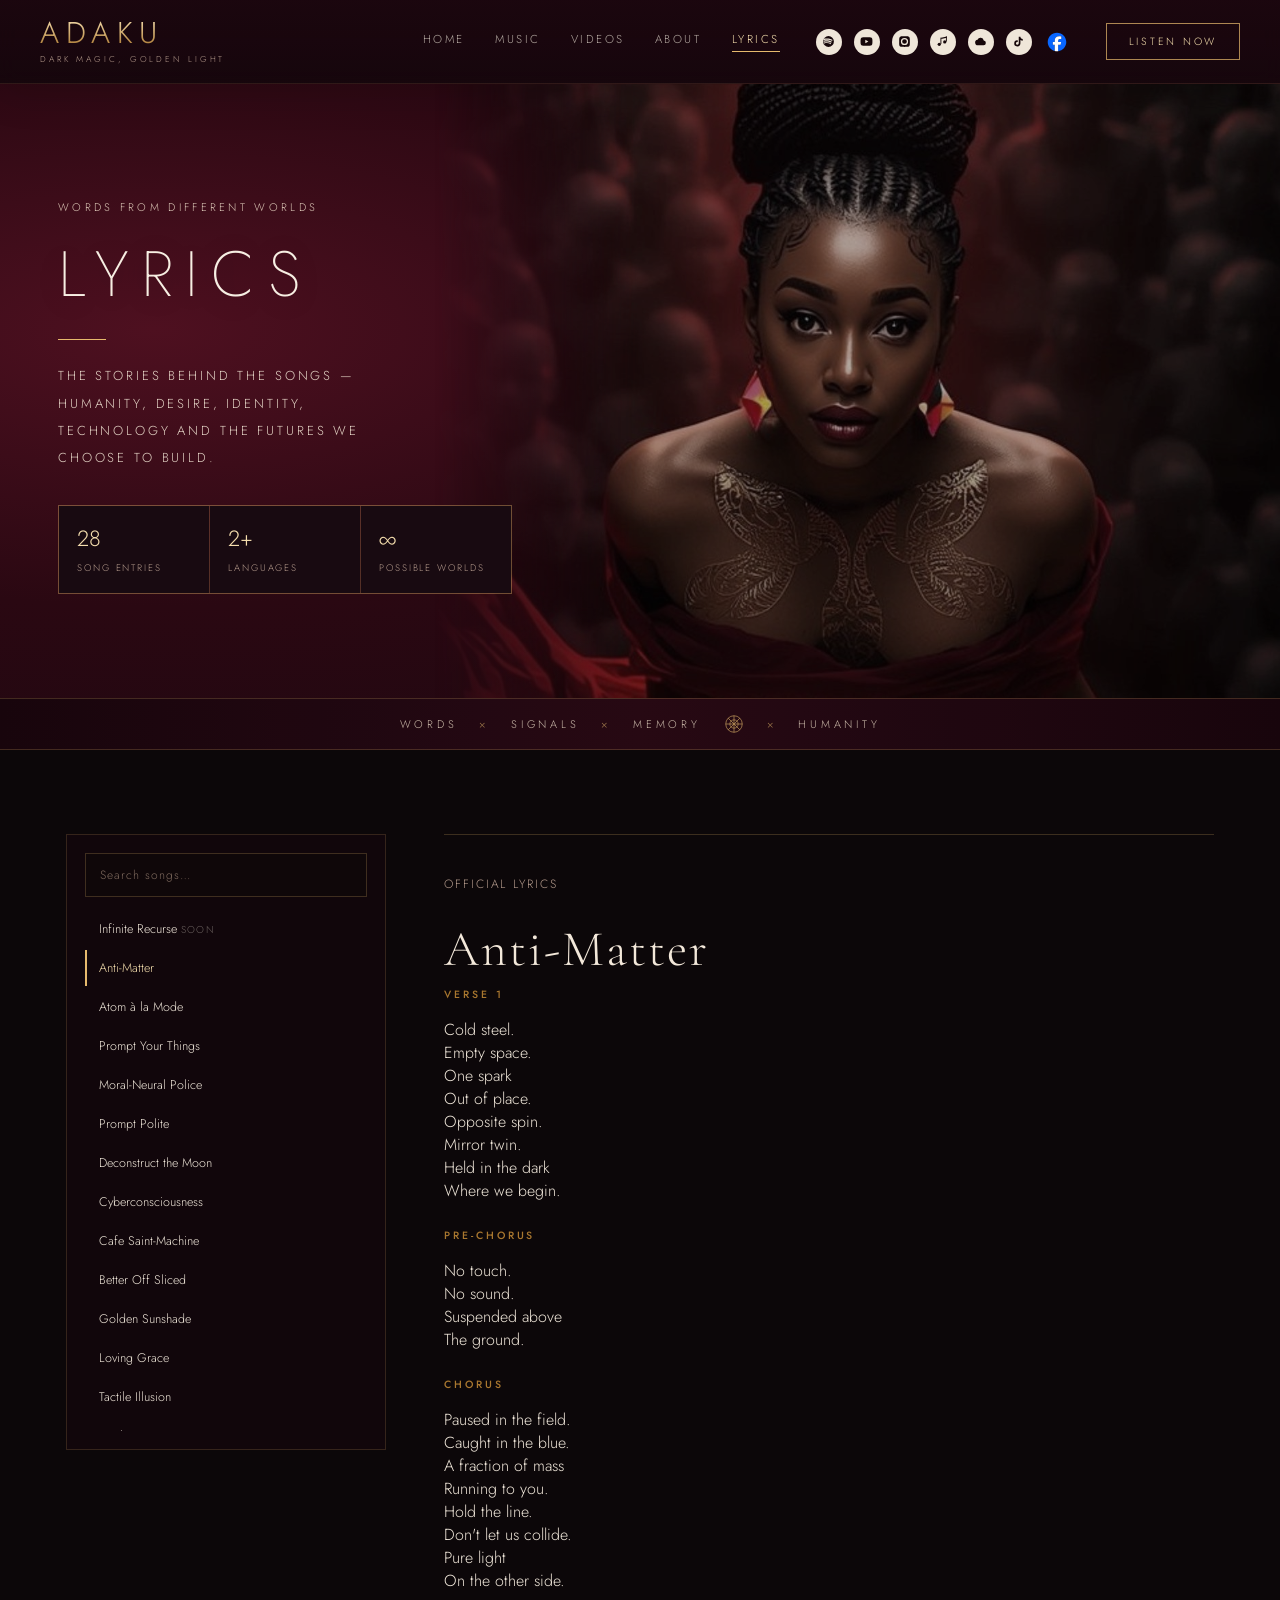
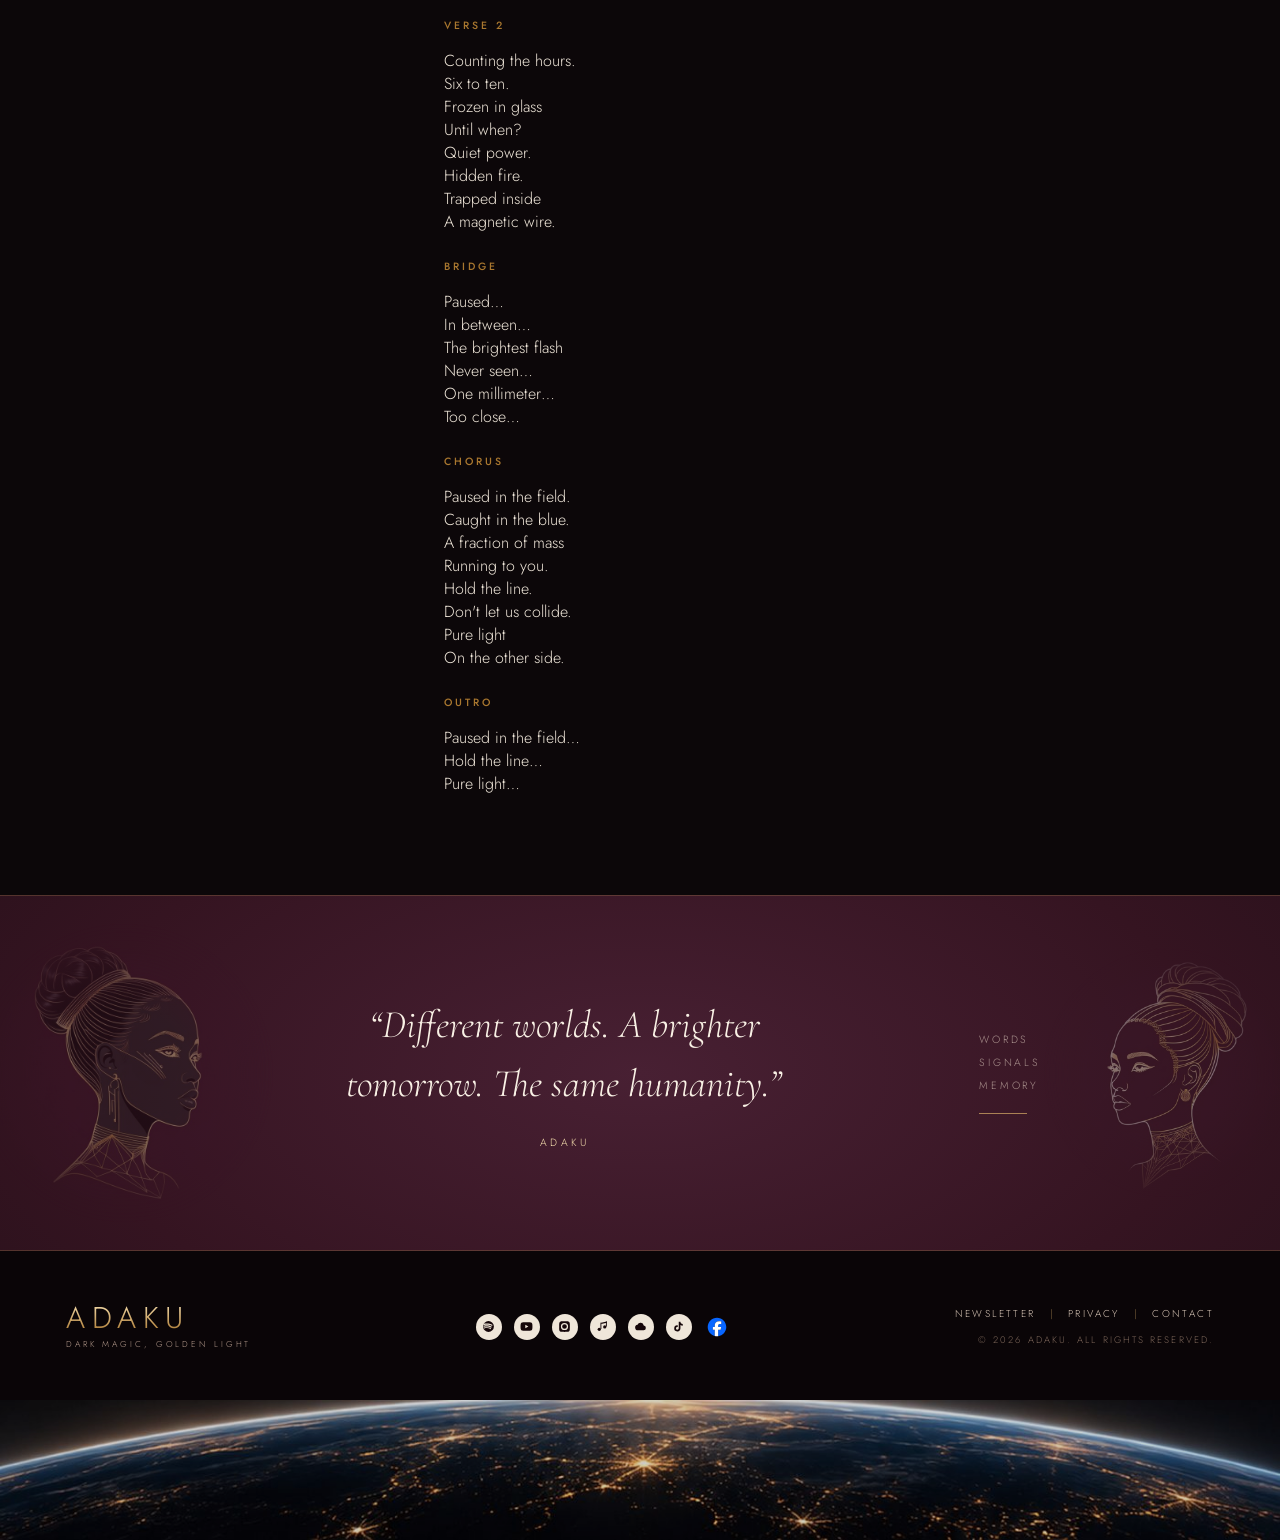
<file: lyrics.html>
<!doctype html>
<html lang="en">
<head>
  <meta charset="utf-8">
  <link rel="icon" href="favicon.ico" sizes="any">
  <link rel="icon" type="image/png" sizes="32x32" href="favicon-32.png">
  <link rel="icon" type="image/png" sizes="16x16" href="favicon-16.png">
  <link rel="apple-touch-icon" href="favicon-180.png">
  <meta name="theme-color" content="#000000">
  <meta name="viewport" content="width=device-width,initial-scale=1">
  <title>Lyrics — ADAKU</title>
  <meta name="description" content="Read the lyrics behind ADAKU's songs — the official archive of ADAKU SOL.">
  <link rel="preconnect" href="https://fonts.googleapis.com">
  <link rel="preconnect" href="https://fonts.gstatic.com" crossorigin>
  <link rel="stylesheet" href="https://fonts.googleapis.com/css2?family=Jost:wght@200;300;400;500&family=Cormorant+Garamond:ital,wght@1,300;1,400&display=swap">
  <link rel="stylesheet" href="styles.css">
</head>
<body>
  <header class="nav"><a class="mark" href="index.html"><b>ADAKU</b><small>Dark Magic, Golden Light</small></a>
    <nav class="links" id="navlinks"><a href="index.html">Home</a><a href="releases.html">Music</a><a href="index.html#videos">Videos</a><a href="index.html#about">About</a><a href="index.html#news">News</a><a href="lyrics.html" aria-current="page">Lyrics</a></nav>
    <div class="social"><a href="https://open.spotify.com/artist/1sRBDBlcbKoakEotlLjYfJ" aria-label="Spotify" target="_blank" rel="noopener"><svg viewBox="0 0 24 24" aria-hidden="true">
          <path d="M12 2a10 10 0 1 0 0 20 10 10 0 0 0 0-20Zm4.6 14.4a.8.8 0 0 1-1.1.3c-3-1.8-6.7-2.2-11.1-1.2a.8.8 0 1 1-.3-1.5c4.8-1.1 8.9-.6 12.2 1.4.4.2.5.7.3 1Zm1.2-2.8a1 1 0 0 1-1.3.3c-3.4-2.1-8.6-2.7-12.6-1.5a1 1 0 0 1-.6-1.9c4.6-1.4 10.3-.7 14.2 1.7.5.3.6.9.3 1.4Zm.1-2.9C14 8.4 7.7 8.2 4.2 9.3a1.2 1.2 0 1 1-.7-2.3C7.6 5.8 14.5 6 19 8.7a1.2 1.2 0 0 1-1.2 2Z" />
        </svg></a><a href="https://www.youtube.com/channel/UCwvG1uK8bypVAtKU_fOzsEQ" aria-label="YouTube" target="_blank" rel="noopener"><svg viewBox="0 0 24 24" aria-hidden="true">
          <path d="M23 12s0-3.5-.45-5.17a2.9 2.9 0 0 0-2.04-2.05C18.84 4.33 12 4.33 12 4.33s-6.84 0-8.51.45A2.9 2.9 0 0 0 1.45 6.83C1 8.5 1 12 1 12s0 3.5.45 5.17a2.9 2.9 0 0 0 2.04 2.05c1.67.45 8.51.45 8.51.45s6.84 0 8.51-.45a2.9 2.9 0 0 0 2.04-2.05C23 15.5 23 12 23 12ZM9.8 15.3V8.7l5.7 3.3-5.7 3.3Z" />
        </svg></a><a href="https://www.instagram.com/adaku_sol/" aria-label="Instagram" target="_blank" rel="noopener"><svg viewBox="0 0 24 24" aria-hidden="true">
          <path d="M12 2.2c3.2 0 3.6 0 4.9.07 1.2.06 1.8.25 2.2.42.6.22 1 .48 1.4.9.4.4.68.8.9 1.4.17.4.36 1 .42 2.2.06 1.3.07 1.7.07 4.9s0 3.6-.07 4.9c-.06 1.2-.25 1.8-.42 2.2-.22.6-.5 1-.9 1.4-.4.4-.8.68-1.4.9-.4.17-1 .36-2.2.42-1.3.06-1.7.07-4.9.07s-3.6 0-4.9-.07c-1.2-.06-1.8-.25-2.2-.42-.6-.22-1-.5-1.4-.9-.4-.4-.68-.8-.9-1.4-.17-.4-.36-1-.42-2.2C2.2 15.6 2.2 15.2 2.2 12s0-3.6.07-4.9c.06-1.2.25-1.8.42-2.2.22-.6.5-1 .9-1.4.4-.4.8-.68 1.4-.9.4-.17 1-.36 2.2-.42C8.4 2.2 8.8 2.2 12 2.2Zm0 3.15A6.65 6.65 0 1 0 18.65 12 6.65 6.65 0 0 0 12 5.35Zm0 10.97A4.32 4.32 0 1 1 16.32 12 4.32 4.32 0 0 1 12 16.32Zm6.9-11.2a1.55 1.55 0 1 1-1.55-1.56 1.55 1.55 0 0 1 1.55 1.56Z" />
        </svg></a><a href="https://music.apple.com/us/artist/adaku/603396209" aria-label="Apple Music" target="_blank" rel="noopener"><svg viewBox="0 0 24 24" aria-hidden="true"><path d="M9.6 4.9 20 2.6v2.3L9.6 7.2z"/><rect x="8.2" y="4.9" width="1.7" height="11.6"/><rect x="18.3" y="2.6" width="1.7" height="9.6"/><circle cx="6" cy="17.2" r="3"/><circle cx="16.1" cy="12.9" r="3"/></svg></a><a href="https://soundcloud.com/adakusol" aria-label="SoundCloud" target="_blank" rel="noopener"><svg viewBox="0 0 24 24" aria-hidden="true"><path d="M18.3 19H7.2a5.1 5.1 0 0 1-.72-10.15 6.05 6.05 0 0 1 11.5 1.38 4.4 4.4 0 0 1-.32 8.77z"/></svg></a><a href="https://www.tiktok.com/@adaku_sol" aria-label="TikTok" target="_blank" rel="noopener"><svg viewBox="0 0 24 24" aria-hidden="true"><path d="M16.6 5.82A4.28 4.28 0 0 1 15.54 3h-3.1v12.4a2.59 2.59 0 1 1-1.84-2.48v-3.16a5.72 5.72 0 1 0 4.94 5.66V9.01a7.35 7.35 0 0 0 4.3 1.38V7.29a4.28 4.28 0 0 1-3.24-1.47Z"/></svg></a><a href="https://www.facebook.com/profile.php?id=61590047595114" aria-label="Facebook" target="_blank" rel="noopener" style="background:none"><svg viewBox="0 0 700 700" aria-hidden="true" style="width:26px;height:26px"><path fill="#0866FF" d="M 600 350 C 600 211.929688 488.070312 100 350 100 C 211.929688 100 100 211.929688 100 350 C 100 467.246094 180.714844 565.621094 289.605469 592.636719 L 289.605469 426.394531 L 238.054688 426.394531 L 238.054688 350 L 289.605469 350 L 289.605469 317.082031 C 289.605469 231.988281 328.113281 192.550781 411.652344 192.550781 C 427.492188 192.550781 454.820312 195.652344 466 198.761719 L 466 268.015625 C 460.101562 267.394531 449.851562 267.082031 437.117188 267.082031 C 396.125 267.082031 380.285156 282.609375 380.285156 322.980469 L 380.285156 350 L 461.945312 350 L 447.917969 426.394531 L 380.285156 426.394531 L 380.285156 598.167969 C 504.074219 583.21875 600 477.816406 600 350 "/><path fill="#FFFFFF" d="M 447.917969 426.394531 L 461.945312 350 L 380.289062 350 L 380.289062 322.980469 C 380.289062 282.609375 396.125 267.082031 437.117188 267.082031 C 449.851562 267.082031 460.097656 267.390625 466 268.011719 L 466 198.761719 C 454.820312 195.65625 427.492188 192.546875 411.652344 192.546875 C 328.113281 192.546875 289.605469 231.988281 289.605469 317.082031 L 289.605469 350 L 238.054688 350 L 238.054688 426.394531 L 289.605469 426.394531 L 289.605469 592.636719 C 308.949219 597.4375 329.171875 600 350 600 C 360.253906 600 370.359375 599.367188 380.289062 598.167969 L 380.289062 426.394531 Z M 447.917969 426.394531 "/></svg></a></div><a class="listen" href="releases.html">Listen Now</a><button class="menu-btn" aria-expanded="false" aria-controls="navlinks" aria-label="Menu">&#9776;</button>
  </header>
  <main>
    <section class="hero hero-lyrics">
      <div class="hero-inner">
        <div class="hero-art" role="img" aria-label=""></div>
        <div class="hero-copy">
          <p class="eyebrow">Words from different worlds</p>
          <h1 class="display short">Lyrics</h1>
          <div class="rule"></div>
          <p class="lede">The stories behind the songs &mdash; humanity, desire, identity, technology and the futures we choose to build.</p>
          <div class="stats">
            <div><strong id="songCount">28</strong><span>Song entries</span></div>
            <div><strong>2+</strong><span>Languages</span></div>
            <div><strong>&infin;</strong><span>Possible worlds</span></div>
          </div>
        </div>
      </div>
    </section>
    <div class="ribbon"><span>Words</span><i>&times;</i><span>Signals</span><i>&times;</i><span>Memory</span><svg class="seal" viewBox="0 0 24 24" aria-hidden="true">
        <circle cx="12" cy="12" r="9" />
        <circle cx="12" cy="12" r="4.5" />
        <path d="M12 3v18M3 12h18M5.6 5.6l12.8 12.8M18.4 5.6 5.6 18.4" />
      </svg><i>&times;</i><span>Humanity</span></div>
    <section class="section">
      <div class="wrap lyrics-shell">
        <aside class="lyrics-index"><label class="sr-only" for="lyricSearch">Search songs</label><input id="lyricSearch" class="search" type="search" placeholder="Search songs&hellip;">
          <div id="songList" class="song-list"></div>
        </aside>
        <article class="lyrics-reader">
          <p class="lyrics-note" id="lyricNote">Official lyrics archive</p>
          <h2 id="lyricTitle">Lyrics</h2>
          <div id="lyricBody" class="placeholder"></div>
        </article>
      </div>
    </section>
    <section class="quote"><img class="flank l" src="assets/art-dark.jpg" alt="" aria-hidden="true"><img class="flank r" src="assets/art-light.jpg" alt="" aria-hidden="true">
      <div class="wrap quote-inner">
        <blockquote>
          <p>&ldquo;Different worlds. A brighter tomorrow. The same humanity.&rdquo;</p><cite>ADAKU</cite>
        </blockquote>
        <div class="aside"><span>Words</span><span>Signals</span><span>Memory</span>
          <div class="rule"></div>
        </div>
      </div>
    </section>
  </main>
  <footer class="foot" id="contact">
    <div class="wrap foot-row"><a class="mark" href="index.html"><b>ADAKU</b><small>Dark Magic, Golden Light</small></a>
      <div class="social"><a href="https://open.spotify.com/artist/1sRBDBlcbKoakEotlLjYfJ" aria-label="Spotify" target="_blank" rel="noopener"><svg viewBox="0 0 24 24" aria-hidden="true">
            <path d="M12 2a10 10 0 1 0 0 20 10 10 0 0 0 0-20Zm4.6 14.4a.8.8 0 0 1-1.1.3c-3-1.8-6.7-2.2-11.1-1.2a.8.8 0 1 1-.3-1.5c4.8-1.1 8.9-.6 12.2 1.4.4.2.5.7.3 1Zm1.2-2.8a1 1 0 0 1-1.3.3c-3.4-2.1-8.6-2.7-12.6-1.5a1 1 0 0 1-.6-1.9c4.6-1.4 10.3-.7 14.2 1.7.5.3.6.9.3 1.4Zm.1-2.9C14 8.4 7.7 8.2 4.2 9.3a1.2 1.2 0 1 1-.7-2.3C7.6 5.8 14.5 6 19 8.7a1.2 1.2 0 0 1-1.2 2Z" />
          </svg></a><a href="https://www.youtube.com/channel/UCwvG1uK8bypVAtKU_fOzsEQ" aria-label="YouTube" target="_blank" rel="noopener"><svg viewBox="0 0 24 24" aria-hidden="true">
            <path d="M23 12s0-3.5-.45-5.17a2.9 2.9 0 0 0-2.04-2.05C18.84 4.33 12 4.33 12 4.33s-6.84 0-8.51.45A2.9 2.9 0 0 0 1.45 6.83C1 8.5 1 12 1 12s0 3.5.45 5.17a2.9 2.9 0 0 0 2.04 2.05c1.67.45 8.51.45 8.51.45s6.84 0 8.51-.45a2.9 2.9 0 0 0 2.04-2.05C23 15.5 23 12 23 12ZM9.8 15.3V8.7l5.7 3.3-5.7 3.3Z" />
          </svg></a><a href="https://www.instagram.com/adaku_sol/" aria-label="Instagram" target="_blank" rel="noopener"><svg viewBox="0 0 24 24" aria-hidden="true">
            <path d="M12 2.2c3.2 0 3.6 0 4.9.07 1.2.06 1.8.25 2.2.42.6.22 1 .48 1.4.9.4.4.68.8.9 1.4.17.4.36 1 .42 2.2.06 1.3.07 1.7.07 4.9s0 3.6-.07 4.9c-.06 1.2-.25 1.8-.42 2.2-.22.6-.5 1-.9 1.4-.4.4-.8.68-1.4.9-.4.17-1 .36-2.2.42-1.3.06-1.7.07-4.9.07s-3.6 0-4.9-.07c-1.2-.06-1.8-.25-2.2-.42-.6-.22-1-.5-1.4-.9-.4-.4-.68-.8-.9-1.4-.17-.4-.36-1-.42-2.2C2.2 15.6 2.2 15.2 2.2 12s0-3.6.07-4.9c.06-1.2.25-1.8.42-2.2.22-.6.5-1 .9-1.4.4-.4.8-.68 1.4-.9.4-.17 1-.36 2.2-.42C8.4 2.2 8.8 2.2 12 2.2Zm0 3.15A6.65 6.65 0 1 0 18.65 12 6.65 6.65 0 0 0 12 5.35Zm0 10.97A4.32 4.32 0 1 1 16.32 12 4.32 4.32 0 0 1 12 16.32Zm6.9-11.2a1.55 1.55 0 1 1-1.55-1.56 1.55 1.55 0 0 1 1.55 1.56Z" />
          </svg></a><a href="https://music.apple.com/us/artist/adaku/603396209" aria-label="Apple Music" target="_blank" rel="noopener"><svg viewBox="0 0 24 24" aria-hidden="true"><path d="M9.6 4.9 20 2.6v2.3L9.6 7.2z"/><rect x="8.2" y="4.9" width="1.7" height="11.6"/><rect x="18.3" y="2.6" width="1.7" height="9.6"/><circle cx="6" cy="17.2" r="3"/><circle cx="16.1" cy="12.9" r="3"/></svg></a><a href="https://soundcloud.com/adakusol" aria-label="SoundCloud" target="_blank" rel="noopener"><svg viewBox="0 0 24 24" aria-hidden="true"><path d="M18.3 19H7.2a5.1 5.1 0 0 1-.72-10.15 6.05 6.05 0 0 1 11.5 1.38 4.4 4.4 0 0 1-.32 8.77z"/></svg></a><a href="https://www.tiktok.com/@adaku_sol" aria-label="TikTok" target="_blank" rel="noopener"><svg viewBox="0 0 24 24" aria-hidden="true"><path d="M16.6 5.82A4.28 4.28 0 0 1 15.54 3h-3.1v12.4a2.59 2.59 0 1 1-1.84-2.48v-3.16a5.72 5.72 0 1 0 4.94 5.66V9.01a7.35 7.35 0 0 0 4.3 1.38V7.29a4.28 4.28 0 0 1-3.24-1.47Z"/></svg></a><a href="https://www.facebook.com/profile.php?id=61590047595114" aria-label="Facebook" target="_blank" rel="noopener" style="background:none"><svg viewBox="0 0 700 700" aria-hidden="true" style="width:26px;height:26px"><path fill="#0866FF" d="M 600 350 C 600 211.929688 488.070312 100 350 100 C 211.929688 100 100 211.929688 100 350 C 100 467.246094 180.714844 565.621094 289.605469 592.636719 L 289.605469 426.394531 L 238.054688 426.394531 L 238.054688 350 L 289.605469 350 L 289.605469 317.082031 C 289.605469 231.988281 328.113281 192.550781 411.652344 192.550781 C 427.492188 192.550781 454.820312 195.652344 466 198.761719 L 466 268.015625 C 460.101562 267.394531 449.851562 267.082031 437.117188 267.082031 C 396.125 267.082031 380.285156 282.609375 380.285156 322.980469 L 380.285156 350 L 461.945312 350 L 447.917969 426.394531 L 380.285156 426.394531 L 380.285156 598.167969 C 504.074219 583.21875 600 477.816406 600 350 "/><path fill="#FFFFFF" d="M 447.917969 426.394531 L 461.945312 350 L 380.289062 350 L 380.289062 322.980469 C 380.289062 282.609375 396.125 267.082031 437.117188 267.082031 C 449.851562 267.082031 460.097656 267.390625 466 268.011719 L 466 198.761719 C 454.820312 195.65625 427.492188 192.546875 411.652344 192.546875 C 328.113281 192.546875 289.605469 231.988281 289.605469 317.082031 L 289.605469 350 L 238.054688 350 L 238.054688 426.394531 L 289.605469 426.394531 L 289.605469 592.636719 C 308.949219 597.4375 329.171875 600 350 600 C 360.253906 600 370.359375 599.367188 380.289062 598.167969 L 380.289062 426.394531 Z M 447.917969 426.394531 "/></svg></a></div>
      <div class="foot-links">
        <nav><a href="#contact">Newsletter</a><span>|</span><a href="#contact">Privacy</a><span>|</span><a href="#contact">Contact</a></nav><small>&copy; 2026 ADAKU. All rights reserved.</small>
      </div>
    </div>
    <div class="earth"><img src="assets/earth.jpg" alt="" aria-hidden="true"></div>
  </footer>
          <script src="catalogue.js"></script>
  <script src="lyrics-data.js"></script>
  <script src="script.js"></script>
  <!-- Cloudflare Web Analytics --><script type='module' src='https://static.cloudflareinsights.com/beacon.min.js' data-cf-beacon='{"token": "026a3f7f5d6e475aace41b190039bacf"}'></script><!-- End Cloudflare Web Analytics -->
</body>
</html>
</file>
<file: styles.css>
/* ADAKU — shared design system
   Palette, type and layout for every page. Edit here once. */

:root{
  --ink:#08050A;
  --band:#0C0709;
  --maroon:#3A1829;
  --maroon-hi:#4E1020;
  --maroon-lo:#1B0710;
  --gold:#E9B96B;
  --gold-lt:#F6DFAC;
  --gold-dk:#A9772F;
  --ivory:#EFE6D9;
  --muted:#B49A8C;
  --hair:rgba(233,185,107,.28);
  --f-disp:"Jost","Futura","Century Gothic",system-ui,sans-serif;
  --f-serif:"Cormorant Garamond","Iowan Old Style",Georgia,serif;
  --wrap:1180px;
}
*{box-sizing:border-box}
body{
  margin:0;background:var(--ink);color:var(--ivory);
  font-family:var(--f-disp);font-weight:300;
  -webkit-font-smoothing:antialiased;
}
img{display:block;max-width:100%}
a{color:inherit;text-decoration:none}
button,input,select{font:inherit;color:inherit}
button{background:none;border:0;cursor:pointer}
:focus-visible{outline:1px solid var(--gold);outline-offset:3px}
.wrap{max-width:var(--wrap);margin:0 auto;padding:0 32px}

/* ---------- header ---------- */
.nav{
  position:sticky;top:0;z-index:50;
  display:flex;align-items:center;gap:36px;padding:20px 40px;
  background:linear-gradient(180deg,rgba(28,7,15,.96),rgba(28,7,15,.74));
  backdrop-filter:blur(10px);border-bottom:1px solid rgba(233,185,107,.14);
}
.mark{display:flex;flex-direction:column;gap:5px;margin-right:auto}
.mark b{
  font-weight:300;font-size:30px;line-height:1;letter-spacing:.22em;
  background:linear-gradient(180deg,var(--gold-lt),var(--gold-dk));
  -webkit-background-clip:text;background-clip:text;color:transparent;
}
.mark small{font-size:8.5px;color:var(--muted);letter-spacing:.34em;text-transform:uppercase}
.links{display:flex;gap:26px;font-size:11.5px}
.links a{position:relative;padding-bottom:5px;text-transform:uppercase;letter-spacing:.22em;opacity:.86}
.links a:hover{opacity:1}
.links a[aria-current]{opacity:1}
.links a[aria-current]::after{content:"";position:absolute;left:0;right:0;bottom:0;height:1px;background:var(--gold)}
.social{display:flex;gap:12px}
.social a{width:26px;height:26px;border-radius:50%;background:var(--ivory);display:grid;place-items:center;transition:transform .2s,background .2s}
.social a:hover{transform:translateY(-2px);background:var(--gold-lt)}
.social svg{width:13px;height:13px;fill:#150609}
.listen{border:1px solid var(--gold);color:var(--gold-lt);padding:10px 22px;font-size:10.5px;text-transform:uppercase;letter-spacing:.26em;transition:background .25s,color .25s}
.listen:hover{background:var(--gold);color:#1B0710}
.menu-btn{display:none;font-size:22px;color:var(--gold-lt);padding:4px 8px}

/* ---------- hero ---------- */
.hero{position:relative;overflow:hidden;background:radial-gradient(120% 100% at 12% 40%,var(--maroon-hi) 0%,#2A0812 45%,var(--maroon-lo) 100%)}
.hero-inner{position:relative;max-width:1400px;margin:0 auto;min-height:520px;display:flex;align-items:center}
.hero-art{
  position:absolute;inset:0 0 0 34%;background-size:cover;background-position:center;
  -webkit-mask-image:linear-gradient(90deg,transparent 0,#000 24%);
  mask-image:linear-gradient(90deg,transparent 0,#000 24%);
}
.hero-home .hero-art{background-image:url("assets/hero-home.jpg")}
.hero-releases .hero-art{background-image:url("assets/hero-releases.jpg")}
.hero-lyrics .hero-art{background-image:url("assets/hero-releases.jpg");background-position:left center;filter:saturate(.6) brightness(.72)}
.hero-copy{position:relative;z-index:2;padding:82px 56px;max-width:620px}
.eyebrow{font-size:11px;letter-spacing:.3em;text-transform:uppercase;color:#D9C4B4;margin-bottom:22px}
h1.display{
  margin:0;font-weight:200;font-size:clamp(30px,3.5vw,48px);line-height:1.2;
  letter-spacing:.14em;text-transform:uppercase;text-wrap:balance;color:#F7EFE3;
}
h1.display.short{font-size:clamp(38px,5vw,66px);letter-spacing:.2em}
.rule{width:56px;height:1px;background:var(--gold);margin:28px 0 22px}
.lede{margin:0;font-size:13px;line-height:2.1;letter-spacing:.22em;text-transform:uppercase;color:#E2D2C4;max-width:38ch}
.hero-actions{display:flex;gap:14px;flex-wrap:wrap;margin-top:36px}
.btn{border:1px solid var(--gold);color:var(--gold-lt);padding:13px 26px;font-size:10.5px;letter-spacing:.26em;text-transform:uppercase;display:inline-flex;align-items:center;gap:12px;transition:background .25s,color .25s}
.btn:hover{background:var(--gold);color:#1B0710}
.btn.fill{background:var(--gold);color:#1B0710}
.btn.fill:hover{background:var(--gold-lt)}
.watch{display:inline-flex;align-items:center;gap:20px;margin-top:40px}
.watch .disc{width:52px;height:52px;border-radius:50%;border:1px solid var(--gold);display:grid;place-items:center;transition:background .25s,transform .25s}
.watch .disc svg{width:15px;height:15px;fill:var(--gold-lt);margin-left:3px}
.watch:hover .disc{background:rgba(233,185,107,.16);transform:scale(1.06)}
.watch span{font-size:11px;text-transform:uppercase;letter-spacing:.26em;color:#F2E7D9}

/* ---------- ribbon ---------- */
.ribbon{
  background:linear-gradient(90deg,#1A060D,#2A0A15 50%,#1A060D);
  border-top:1px solid var(--hair);border-bottom:1px solid var(--hair);
  padding:16px;display:flex;justify-content:center;align-items:center;gap:22px;flex-wrap:wrap;
  font-size:11px;letter-spacing:.34em;text-transform:uppercase;color:#D9C7B6;
}
.ribbon i{color:var(--gold);font-style:normal;opacity:.8}
.ribbon .seal{width:22px;height:22px;fill:none;stroke:var(--gold);stroke-width:.8;opacity:.85}

/* ---------- sections ---------- */
.section{padding:70px 0;background:var(--band)}
.section-title{display:flex;align-items:baseline;justify-content:space-between;gap:24px;margin-bottom:38px}
.section-title h2{margin:0;font-weight:200;font-size:clamp(22px,2.4vw,30px);letter-spacing:.3em;text-transform:uppercase;color:#F3E8DA}
.viewall{font-size:10.5px;letter-spacing:.26em;text-transform:uppercase;color:var(--gold);display:inline-flex;gap:10px;align-items:center}
.viewall:hover{color:var(--gold-lt)}

/* ---------- carousel (home) ---------- */
.rail{position:relative}
.track{display:flex;gap:16px;overflow-x:auto;scroll-behavior:smooth;scroll-snap-type:x mandatory;padding:4px 0 6px;scrollbar-width:none}
.track::-webkit-scrollbar{display:none}
.track .card{flex:0 0 calc((100% - 64px)/5);min-width:168px;scroll-snap-align:start}
.arrow{position:absolute;top:38%;transform:translateY(-50%);z-index:3;width:34px;height:34px;border-radius:50%;border:1px solid rgba(233,185,107,.5);display:grid;place-items:center;background:rgba(12,7,9,.85)}
.arrow:hover{border-color:var(--gold);background:rgba(42,10,21,.95)}
.arrow svg{width:11px;height:11px;fill:none;stroke:var(--gold);stroke-width:1.6}
.arrow.prev{left:-16px}
.arrow.next{right:-16px}

/* ---------- release cards ---------- */
.card{text-align:center}
.card .frame{border:1px solid rgba(233,185,107,.45);padding:5px;background:#120A0C;transition:border-color .25s,transform .25s}
.card:hover .frame{border-color:var(--gold-lt);transform:translateY(-4px)}
.card .frame img{aspect-ratio:1;object-fit:cover;width:100%}
.card h3{margin:16px 0 6px;font-weight:300;font-size:13px;letter-spacing:.2em;text-transform:uppercase;color:#EFE4D6}
.card .meta{margin:0;font-size:10px;letter-spacing:.28em;text-transform:uppercase;color:var(--gold)}
.card .desc{margin:10px 0 0;font-size:12px;line-height:1.7;color:#B7A296}
.card-actions{display:flex;gap:8px;justify-content:center;margin-top:16px}
.card-actions .btn{padding:9px 16px;font-size:9.5px;letter-spacing:.2em}

/* ---------- catalog grid ---------- */
.grid{display:grid;grid-template-columns:repeat(4,1fr);gap:26px}
.filters{display:flex;gap:8px;align-items:center;flex-wrap:wrap;margin-bottom:34px;border-bottom:1px solid rgba(233,185,107,.16);padding-bottom:16px}
.chip{padding:9px 16px;font-size:10.5px;letter-spacing:.24em;text-transform:uppercase;color:#B7A296;border-bottom:1px solid transparent}
.chip:hover{color:var(--ivory)}
.chip[aria-pressed="true"]{color:var(--gold-lt);border-bottom-color:var(--gold)}
.sortwrap{margin-left:auto;display:flex;align-items:center;gap:12px;font-size:10px;letter-spacing:.24em;text-transform:uppercase;color:var(--muted)}
.sort{background:#140B10;border:1px solid var(--hair);color:var(--ivory);padding:9px 12px;font-size:11px;letter-spacing:.1em}

/* ---------- about band ---------- */
.feature{display:grid;grid-template-columns:1.25fr .85fr auto;gap:48px;align-items:center}
.filmcard{border:1px solid rgba(233,185,107,.4);padding:6px;background:#120A0C}
.filmcard a{display:block;position:relative}
.filmcard a::before{content:"";position:absolute;inset:0;z-index:1;pointer-events:none;background:linear-gradient(160deg,rgba(10,4,8,.72) 0%,rgba(10,4,8,.28) 42%,rgba(10,4,8,.62) 100%)}
.filmcard a::after{content:"";position:absolute;inset:0;background:rgba(233,185,107,0);transition:background .25s}
.filmcard a:hover::after{background:rgba(233,185,107,.08)}
.filmcard .cap{position:absolute;left:26px;top:26px;z-index:2;font-size:15px;line-height:1.6;letter-spacing:.16em;text-transform:uppercase;color:#F6EEE2;max-width:14ch;text-shadow:0 2px 18px rgba(0,0,0,.75)}
.filmcard .play{position:absolute;left:26px;bottom:26px;z-index:2;display:flex;align-items:center;gap:14px}
.filmcard .play span{width:42px;height:42px;border-radius:50%;border:1px solid var(--gold-lt);display:grid;place-items:center;background:rgba(12,7,9,.45)}
.filmcard .play svg{width:12px;height:12px;fill:var(--gold-lt);margin-left:2px}
.filmcard .play em{font-style:normal;font-size:10px;letter-spacing:.26em;text-transform:uppercase;color:#F2E7D9}
.feature h2{margin:0 0 22px;font-weight:200;font-size:clamp(20px,2.2vw,27px);letter-spacing:.28em;text-transform:uppercase;color:#F3E8DA}
.bio{margin:0;font-size:13px;line-height:2;color:#CBB6A8;max-width:42ch}
.portrait{display:flex;flex-direction:column;align-items:center;gap:18px}
.portrait img{width:150px;height:150px;border-radius:50%;object-fit:cover;border:1px solid var(--gold);padding:4px}
.portrait ul{margin:0;padding:0;list-style:none;text-align:center;display:grid;gap:7px}
.portrait li{font-family:var(--f-serif);font-style:italic;font-size:13px;letter-spacing:.3em;text-transform:uppercase;color:var(--gold)}

/* ---------- quote band ---------- */
.quote{
  position:relative;overflow:hidden;padding:74px 0;
  background:radial-gradient(90% 140% at 50% 50%,#451D30 0%,var(--maroon) 58%,#351524 100%);
  border-top:1px solid rgba(233,185,107,.2);border-bottom:1px solid rgba(233,185,107,.2);
}
.quote .flank{
  position:absolute;top:50%;transform:translateY(-50%);pointer-events:none;
  -webkit-mask-image:radial-gradient(closest-side,#000 45%,transparent 100%);
  mask-image:radial-gradient(closest-side,#000 45%,transparent 100%);
}
.quote .flank.l{left:-2%;width:300px}
.quote .flank.r{right:-1%;width:250px}
.quote-inner{position:relative;z-index:2;display:flex;align-items:center;justify-content:center;gap:70px}
.quote blockquote{margin:0;max-width:540px;text-align:center}
.quote blockquote p{margin:0;font-family:var(--f-serif);font-style:italic;font-weight:300;font-size:clamp(24px,3vw,34px);line-height:1.45;color:#F9F1E5;text-wrap:balance}
.quote cite{display:block;margin-top:22px;font-style:normal;font-size:10.5px;letter-spacing:.34em;text-transform:uppercase;color:var(--gold-lt)}
.quote .aside{display:grid;gap:8px;font-size:10.5px;letter-spacing:.26em;text-transform:uppercase;color:#E4D2C4}
.quote .aside .rule{margin:12px 0 0}

/* ---------- lyrics ---------- */
.stats{display:grid;grid-template-columns:repeat(3,minmax(0,150px));gap:1px;background:var(--hair);border:1px solid var(--hair);margin-top:34px}
.stats div{background:#180A11;padding:16px 18px}
.stats strong{display:block;font-size:22px;font-weight:300;color:var(--gold-lt)}
.stats span{font-size:9.5px;letter-spacing:.2em;text-transform:uppercase;color:var(--muted)}
.lyrics-shell{display:grid;grid-template-columns:320px 1fr;gap:44px;align-items:start}
.lyrics-index{position:sticky;top:104px;border:1px solid rgba(233,185,107,.22);background:rgba(26,10,16,.7);padding:18px}
.search{width:100%;background:#0F0709;border:1px solid var(--hair);color:var(--ivory);padding:12px 14px;margin-bottom:14px;font-size:12px;letter-spacing:.08em}
.search::placeholder{color:#7E6A5E}
.song-list{display:grid;gap:3px;max-height:min(60vh,520px);overflow:auto}
.song-btn{width:100%;text-align:left;border-left:2px solid transparent;color:#BFAEA3;padding:10px 12px;font-size:12px;letter-spacing:.06em;transition:color .2s,background .2s}
.song-btn:hover{color:var(--ivory);background:rgba(233,185,107,.05)}
.song-btn[aria-current]{color:var(--gold-lt);border-left-color:var(--gold);background:rgba(233,185,107,.07)}
.lyrics-reader{border-top:1px solid rgba(233,185,107,.22);padding-top:20px}
.lyrics-reader h2{margin:0 0 8px;font-weight:200;font-size:clamp(26px,3.4vw,40px);letter-spacing:.14em;color:#F3E8DA}
.lyrics-note{color:var(--muted);font-size:12px;letter-spacing:.16em;text-transform:uppercase;margin-bottom:26px}
.lyrics-body{white-space:pre-wrap;font-family:var(--f-serif);font-size:18px;line-height:1.9;color:#EEE0D3;max-width:62ch}
.placeholder{border:1px dashed rgba(233,185,107,.35);background:rgba(233,185,107,.035);padding:30px;color:#C4B0A4;line-height:1.8;font-size:13px;max-width:62ch}
.placeholder strong{color:var(--gold-lt);font-weight:400}

/* ---------- footer ---------- */
.foot{background:#0A0507;padding:44px 0 0}
.foot-row{display:flex;align-items:center;gap:40px;flex-wrap:wrap}
.foot-links{margin-left:auto;display:grid;gap:12px;justify-items:end;text-align:right}
.foot-links nav{display:flex;gap:14px;font-size:10px;letter-spacing:.24em;text-transform:uppercase;color:#D6C4B5}
.foot-links nav span{color:var(--gold);opacity:.6}
.foot-links small{font-size:9.5px;letter-spacing:.22em;text-transform:uppercase;color:#7C6659}
.earth{margin-top:34px}
.earth img{width:100%}

/* ---------- responsive ---------- */
@media (max-width:1080px){
  .grid{grid-template-columns:repeat(3,1fr)}
  .feature{grid-template-columns:1fr 1fr;gap:36px}
  .portrait{grid-column:1/-1;flex-direction:row;justify-content:center;gap:32px}
  .portrait ul{text-align:left}
  .lyrics-shell{grid-template-columns:270px 1fr;gap:30px}
}
@media (max-width:900px){
  .links{
    display:none;position:absolute;left:0;right:0;top:100%;
    flex-direction:column;gap:0;padding:12px 40px 22px;
    background:rgba(20,7,12,.98);border-bottom:1px solid var(--hair);
  }
  .links.open{display:flex}
  .links a{padding:12px 0;font-size:12px}
  .menu-btn{display:block;order:3}
  .nav{gap:16px;flex-wrap:wrap}
}
@media (max-width:860px){
  .nav{padding:16px 20px}
  .mark b{font-size:24px}
  .social{display:none}
  .listen{padding:9px 16px}
  .hero-inner{min-height:0;display:block}
  .hero-art{position:relative;inset:auto;height:300px;-webkit-mask-image:none;mask-image:none}
  .hero-copy{padding:40px 24px 52px;max-width:none}
  .grid{grid-template-columns:repeat(2,1fr);gap:18px}
  .feature{grid-template-columns:1fr}
  .quote-inner{flex-direction:column;gap:36px}
  .quote .flank{display:none}
  .track .card{flex:0 0 62%}
  .arrow.prev{left:-4px}.arrow.next{right:-4px}
  .lyrics-shell{grid-template-columns:1fr}
  .lyrics-index{position:relative;top:auto}
  .wrap{padding:0 20px}
  .filmcard .cap{font-size:13px;left:18px;top:18px}
}
@media (max-width:560px){
  .grid{grid-template-columns:1fr}
  .stats{grid-template-columns:1fr}
  .foot-links{margin-left:0;justify-items:start;text-align:left}
}
@media (prefers-reduced-motion:reduce){
  *{transition:none!important;animation:none!important}
  .track{scroll-behavior:auto}
}

/* visually-hidden label */
.sr-only{position:absolute;width:1px;height:1px;padding:0;margin:-1px;overflow:hidden;clip:rect(0 0 0 0);white-space:nowrap;border:0}

/* placeholder shown until a cover image file exists */
.frame.no-art{background:linear-gradient(135deg,var(--maroon-hi),var(--maroon-lo));position:relative;aspect-ratio:1/1}
.frame.no-art::after{content:"ADAKU";position:absolute;inset:0;display:grid;place-items:center;
  color:var(--gold-dk);font-size:11px;letter-spacing:.3em;opacity:.55}
.song-list .song{display:block;width:100%;text-align:left;padding:9px 12px;color:var(--ivory);
  background:none;border:0;border-left:2px solid transparent;font:inherit;font-size:12.5px;cursor:pointer}
.song-list .song:hover{background:rgba(233,185,107,.07)}
.song-list .song[aria-current="true"]{border-left-color:var(--gold);color:var(--gold-lt)}
.song-list .song em{font-style:normal;opacity:.4;font-size:10px;letter-spacing:.12em;text-transform:uppercase}
.lyrics-reader .lyric-section{font-size:10.5px;letter-spacing:.28em;text-transform:uppercase;
  color:var(--gold-dk);margin:26px 0 8px;font-weight:500}
.lyrics-reader .lyric-section:first-child{margin-top:0}

/* hero word stack — replaces the words that used to be baked into the image */
.hero-words{position:absolute;right:0;top:50%;transform:translateY(-50%);z-index:2;
  list-style:none;margin:0;padding:30px 56px 30px 90px;text-align:right;pointer-events:none;
  background:radial-gradient(115% 78% at 100% 50%,rgba(12,5,8,.86) 0%,rgba(12,5,8,.58) 42%,rgba(12,5,8,0) 76%)}
.hero-words li{font-size:12px;letter-spacing:.34em;text-transform:uppercase;
  color:var(--gold-lt);opacity:.95;line-height:2.5;text-shadow:0 1px 3px rgba(0,0,0,.95),0 2px 14px rgba(0,0,0,.8)}
.hero-words li:last-child{color:var(--gold);opacity:1}
.hero-words::after{content:"";display:block;width:44px;height:1px;background:var(--gold);
  margin-left:auto;margin-top:18px;opacity:.7}
@media (max-width:900px){ .hero-words{display:none} }

/* release cards: pin the buttons to a common baseline */
.card{display:flex;flex-direction:column}
.card .frame{flex:0 0 auto}
.card h3{min-height:2.6em}                 /* room for a two-line title everywhere */
.card-actions{margin-top:auto;padding-top:16px}

/* inline video player replacing the poster */
.filmcard iframe{display:block;width:100%;aspect-ratio:16/9;border:0}

/* always-available route to YouTube, in case the embedded player is blocked */
.film-alt{margin:14px 0 0;text-align:center}
.film-alt a{font-size:10px;letter-spacing:.26em;text-transform:uppercase;color:var(--gold);
  display:inline-flex;align-items:center;gap:10px;opacity:.85;transition:opacity .2s}
.film-alt a:hover{opacity:1}
.film-wrap{display:flex;flex-direction:column}

/* ==========================================================
   VISUAL POLISH PASS — September 2026
   Non-destructive refinement layer. Keep this section last.
   ========================================================== */
:root{
  --gold:#E6B96D;
  --gold-lt:#F5DEAE;
  --hair:rgba(230,185,109,.22);
  --wrap:1220px;
}
html{scroll-behavior:smooth}
body{background:#080507}
.wrap{padding-left:36px;padding-right:36px}

/* calmer, more editorial navigation */
.nav{padding-top:18px;padding-bottom:18px;border-bottom-color:rgba(230,185,109,.10);box-shadow:0 10px 40px rgba(0,0,0,.12)}
.links{gap:30px}
.links a{opacity:.72;transition:opacity .2s,color .2s}
.links a:hover,.links a[aria-current]{color:var(--gold-lt)}
.listen,.btn{border-color:rgba(230,185,109,.72)}

/* hero: give the statement room and let ADAKU remain the focal point */
.hero-inner{min-height:590px}
.hero-copy{padding:104px 58px;max-width:610px}
h1.display{line-height:1.16;letter-spacing:.12em;text-shadow:0 4px 30px rgba(0,0,0,.24)}
.hero-home .hero-art{background-position:56% center;filter:contrast(1.025) saturate(.94)}
.hero-home .hero-art::after{content:"";position:absolute;inset:0;background:linear-gradient(90deg,rgba(20,5,10,.10),transparent 45%),linear-gradient(180deg,transparent 70%,rgba(8,5,7,.14));pointer-events:none}
.hero-words{opacity:.72;padding-right:48px}
.hero-words li{font-size:10.5px;line-height:2.65;letter-spacing:.30em}
.hero-words li:last-child{opacity:.92}
.rule{width:48px}
.watch{margin-top:36px}
.watch .disc{width:50px;height:50px;background:rgba(8,5,7,.20);backdrop-filter:blur(4px)}

/* more breathing room between major chapters */
.section{padding:84px 0}
.section-title{margin-bottom:42px}
.section-title h2{letter-spacing:.26em}
.ribbon{padding:14px 20px;opacity:.92}

/* premium record-card treatment */
.track{gap:22px;padding:8px 2px 14px}
.track .card{flex-basis:calc((100% - 88px)/5)}
.card{text-align:left}
.card .frame{padding:0;border-color:rgba(230,185,109,.28);overflow:hidden;box-shadow:0 14px 34px rgba(0,0,0,.16);transition:transform .35s ease,border-color .35s ease,box-shadow .35s ease}
.card .frame img{transition:transform .55s cubic-bezier(.2,.65,.2,1),filter .35s ease}
.card:hover .frame{transform:translateY(-6px);border-color:rgba(245,222,174,.72);box-shadow:0 22px 44px rgba(0,0,0,.28)}
.card:hover .frame img{transform:scale(1.025);filter:brightness(1.035)}
.card h3{margin:17px 0 7px;min-height:0;font-size:12.5px;line-height:1.45;letter-spacing:.15em}
.card .meta{font-size:9px;letter-spacing:.22em;opacity:.82}
.card .desc{color:#A99488}
.card-actions{justify-content:flex-start}
.arrow{width:38px;height:38px;background:rgba(8,5,7,.78);backdrop-filter:blur(7px)}

/* editorial About composition */
.feature{grid-template-columns:1.34fr .82fr 180px;gap:56px}
.feature h2{margin-bottom:25px}
.bio{font-family:var(--f-serif);font-size:16px;line-height:1.82;color:#D6C5B9;max-width:37ch}
.portrait{gap:22px}
.portrait img{width:168px;height:168px;padding:5px;border-color:rgba(245,222,174,.72);box-shadow:0 0 0 7px rgba(230,185,109,.035),0 18px 45px rgba(0,0,0,.26)}
.portrait li{font-size:12px;opacity:.86}
.filmcard{padding:0;border-color:rgba(230,185,109,.30);overflow:hidden;box-shadow:0 18px 45px rgba(0,0,0,.20)}
.filmcard img{transition:transform .7s cubic-bezier(.2,.65,.2,1)}
.filmcard:hover img{transform:scale(1.018)}

/* emotional closing statement: less decoration, more space */
.quote{padding:100px 0;background:radial-gradient(72% 130% at 50% 50%,#482033 0%,#351421 62%,#27101A 100%)}
.quote .flank{opacity:.42}
.quote blockquote{max-width:650px}
.quote blockquote p{font-size:clamp(28px,3.15vw,39px);line-height:1.5}
.quote-inner{gap:90px}
.quote .aside{opacity:.65}

/* quieter footer */
.foot{padding-top:52px}
.foot-row{padding-bottom:8px}
.earth{margin-top:42px;opacity:.82}

/* Releases: stronger gallery rhythm */
.grid{gap:38px 28px}
.filters{margin-bottom:42px}
.grid .card h3{font-family:var(--f-serif);font-size:17px;letter-spacing:.04em;text-transform:none;color:#F2E8DC}
.grid .card .desc{font-family:var(--f-serif);font-size:14px;line-height:1.6}
.grid .card-actions .btn{min-width:88px;justify-content:center}

/* Lyrics: turn the reader into a calm editorial reading surface */
.lyrics-shell{gap:58px}
.lyrics-index{background:rgba(20,8,13,.72);backdrop-filter:blur(9px);border-color:rgba(230,185,109,.17)}
.lyrics-reader{padding-top:28px}
.lyrics-reader h2{font-family:var(--f-serif);font-size:clamp(34px,4vw,50px);letter-spacing:.04em}
.lyrics-body{font-size:19px;line-height:2;color:#E8DCCE}
.song-btn,.song-list .song{transition:background .2s,color .2s,padding-left .2s}
.song-btn:hover,.song-list .song:hover{padding-left:16px}

@media (max-width:1080px){
  .feature{grid-template-columns:1fr 1fr;gap:42px}
  .portrait{grid-column:1/-1}
}
@media (max-width:860px){
  .wrap{padding-left:22px;padding-right:22px}
  .hero-inner{min-height:0}
  .hero-art{height:340px}
  .hero-home .hero-art{background-position:center 30%}
  .hero-copy{padding:48px 24px 62px}
  .section{padding:66px 0}
  .track{gap:16px}
  .track .card{flex-basis:70%}
  .feature{gap:38px}
  .quote{padding:76px 0}
  .quote .aside{display:none}
  .quote blockquote{max-width:580px}
  .lyrics-shell{gap:34px}
}
@media (max-width:560px){
  .hero-art{height:290px}
  h1.display{font-size:31px;letter-spacing:.095em}
  .lede{font-size:11px;letter-spacing:.17em;line-height:1.9}
  .section-title{margin-bottom:30px}
  .section-title h2{font-size:22px;letter-spacing:.20em}
  .track .card{flex-basis:82%}
  .portrait{flex-direction:column}
  .quote blockquote p{font-size:27px}
  .grid{gap:34px}
}

/* ---------- featured release takeover ---------- */
.release-hero{position:relative;overflow:hidden;background:#060b14;border-bottom:1px solid rgba(233,185,107,.18)}
.release-hero::before{content:"";position:absolute;inset:0;background:radial-gradient(70% 100% at 78% 42%,rgba(35,83,130,.25),transparent 60%),radial-gradient(50% 90% at 15% 45%,rgba(103,38,28,.18),transparent 66%),linear-gradient(90deg,#050a12 0%,#07101d 52%,#050a12 100%);pointer-events:none}
.release-hero-inner{position:relative;z-index:1;max-width:1500px;margin:0 auto;min-height:660px;display:grid;grid-template-columns:minmax(390px,.82fr) minmax(560px,1.18fr);align-items:stretch}
.release-copy{position:relative;z-index:3;display:flex;flex-direction:column;justify-content:center;padding:72px 42px 72px 56px}
.release-eyebrow{margin:0 0 22px;display:flex;align-items:center;gap:18px;font-size:11px;letter-spacing:.42em;text-transform:uppercase;color:var(--gold)}
.release-eyebrow::before{content:"";width:42px;height:1px;background:var(--gold);opacity:.85}
.release-copy h1{margin:0;max-width:9ch;font-weight:200;font-size:clamp(54px,5.8vw,92px);line-height:.93;letter-spacing:.025em;text-transform:uppercase;color:#f4d69d;text-shadow:0 0 30px rgba(233,185,107,.1)}
.release-tagline{margin:28px 0 0;max-width:18ch;font-size:clamp(21px,2vw,31px);font-weight:200;line-height:1.25;color:#f3eadf}
.release-date{margin:18px 0 0;font-size:10px;letter-spacing:.24em;text-transform:uppercase;color:#9aa5b4}
.release-actions{display:flex;gap:12px;flex-wrap:wrap;margin-top:34px}
.release-actions .btn{border-color:rgba(233,185,107,.65);background:rgba(5,10,18,.58);backdrop-filter:blur(8px)}
.release-actions .release-primary{background:linear-gradient(135deg,#f2d99c,#d7a954);border-color:#f3d89a;color:#120b05}
.release-actions .release-primary:hover{background:#f6dfac;color:#120b05}
.release-motto{margin:54px 0 0;font-size:9.5px;letter-spacing:.28em;text-transform:uppercase;color:#a89c8f}
.release-motto i{font-style:normal;color:var(--gold);padding:0 8px}
.release-visual{position:relative;min-height:660px;display:grid;place-items:center;overflow:hidden}
.release-glow{position:absolute;inset:-8%;background-image:linear-gradient(90deg,#07101d 0%,rgba(7,16,29,.28) 18%,rgba(7,16,29,.05) 50%),url("assets/golden-sunshade.jpg");background-size:cover;background-position:center;filter:blur(22px) brightness(.52) saturate(1.2);transform:scale(1.08);opacity:.9}
.release-visual::before{content:"";position:absolute;z-index:1;left:-1px;top:0;bottom:0;width:22%;background:linear-gradient(90deg,#07101d 0%,rgba(7,16,29,.82) 24%,rgba(7,16,29,0) 100%);pointer-events:none}
.release-visual img{position:relative;z-index:0;width:min(91%,720px);height:auto;max-height:620px;object-fit:contain;filter:drop-shadow(0 24px 50px rgba(0,0,0,.45));border:1px solid rgba(235,191,111,.2)}
.brand-statement{position:relative;background:radial-gradient(100% 180% at 75% 100%,rgba(28,74,107,.32),transparent 48%),linear-gradient(180deg,#0a111b,#0a0e15);border-bottom:1px solid rgba(233,185,107,.16)}
.brand-statement-inner{padding-top:40px;padding-bottom:42px;text-align:center}
.brand-statement p{margin:0;font-size:clamp(24px,3.6vw,46px);font-weight:200;letter-spacing:.22em;text-transform:uppercase;color:#f2e9dd}
.brand-statement p span{display:block;color:var(--gold-lt)}
.brand-statement small{display:block;margin-top:14px;font-size:10px;letter-spacing:.28em;text-transform:uppercase;color:#a89a90}

/* The former homepage hero image is preserved as the featured video poster. */
.filmcard img{display:block;width:100%;aspect-ratio:4/3;object-fit:cover;object-position:44% 50%}
.filmcard .cap{max-width:18ch}

@media (max-width:1050px){
  .release-hero-inner{grid-template-columns:.88fr 1.12fr;min-height:600px}
  .release-copy{padding-left:34px;padding-right:24px}
  .release-visual{min-height:600px}
  .release-visual img{width:94%;max-height:560px}
}
@media (max-width:860px){
  .release-hero-inner{display:flex;flex-direction:column-reverse;min-height:0}
  .release-visual{min-height:0;height:auto;padding:20px 18px 0}
  .release-visual::before{display:none}
  .release-glow{inset:-4% -18% 0;opacity:.65}
  .release-visual img{width:min(100%,620px);max-height:none}
  .release-copy{padding:40px 24px 52px;align-items:flex-start}
  .release-copy h1{font-size:clamp(44px,14vw,72px)}
  .release-tagline{font-size:22px;max-width:24ch}
  .release-motto{margin-top:38px;line-height:2}
  .brand-statement-inner{padding-top:30px;padding-bottom:32px}
  .brand-statement p{letter-spacing:.14em}
}
@media (max-width:560px){
  .release-actions{display:grid;width:100%}
  .release-actions .btn{justify-content:center}
  .release-motto i{padding:0 3px}
}

/* upcoming releases: soon: true in catalogue.js */
.btn.soon{opacity:.55;cursor:default;pointer-events:none}
/* featured titles with a long word */
.release-copy h1.long-title{max-width:none;font-size:clamp(40px,4.3vw,68px)}
@media (max-width:760px){.release-copy h1.long-title{font-size:clamp(30px,9.5vw,56px)}}

/* ---------- release countdown ---------- */
.release-countdown{display:flex;align-items:flex-end;gap:10px;margin-top:22px;flex-wrap:wrap}
.release-countdown[hidden]{display:none}
.release-countdown .cd-label{font-size:10px;letter-spacing:.32em;text-transform:uppercase;color:#ff9a52;margin-right:6px;padding-bottom:10px}
.release-countdown .cd-unit{display:flex;flex-direction:column;align-items:center;min-width:58px;padding:8px 6px 7px;border:1px solid rgba(255,154,82,.45);background:rgba(255,120,40,.06)}
.release-countdown b{font-weight:300;font-size:26px;line-height:1;color:#ffd9b8;font-variant-numeric:tabular-nums}
.release-countdown small{margin-top:5px;font-size:8.5px;letter-spacing:.22em;text-transform:uppercase;color:#c99c80}

/* ---------- campaign band ---------- */
.campaign{position:relative;overflow:hidden;color:#f3eadf;
  background:radial-gradient(60% 120% at 85% 30%,rgba(41,198,230,.16),transparent 60%),radial-gradient(55% 120% at 10% 80%,rgba(255,122,40,.16),transparent 60%),linear-gradient(180deg,#05070d,#0a0d16);
  border-bottom:1px solid rgba(255,154,82,.25)}
.campaign[hidden]{display:none}
.campaign::before{content:"";position:absolute;inset:0;pointer-events:none;opacity:.5;
  background-image:radial-gradient(1px 1px at 12% 30%,#fff,transparent),radial-gradient(1px 1px at 32% 70%,#fff,transparent),radial-gradient(1.5px 1.5px at 58% 22%,#cfefff,transparent),radial-gradient(1px 1px at 76% 64%,#fff,transparent),radial-gradient(1px 1px at 90% 18%,#fff,transparent),radial-gradient(1px 1px at 44% 88%,#ffd9b8,transparent)}
.camp-ticker{position:relative;overflow:hidden;background:linear-gradient(90deg,#ff7a2c,#ffb347 50%,#ff7a2c);color:#140802;margin:26px 0 0;box-shadow:0 10px 40px rgba(255,122,44,.25)}
.camp-run{display:inline-flex;white-space:nowrap;gap:22px;padding:13px 0;animation:camp-scroll 38s linear infinite}
.camp-run span{font-size:15px;font-weight:500;letter-spacing:.18em;text-transform:uppercase}
.camp-run i{font-style:normal;opacity:.7}
@keyframes camp-scroll{from{transform:translateX(0)}to{transform:translateX(-50%)}}
.camp-inner{position:relative;display:grid;grid-template-columns:1.25fr .9fr;gap:56px;align-items:center;padding-top:76px;padding-bottom:86px}
.camp-kicker{margin:0 0 20px;font-size:10.5px;letter-spacing:.38em;text-transform:uppercase;color:#4fd6f0}
.camp-quote{margin:0;font-weight:500;font-size:clamp(34px,4.4vw,62px);line-height:1.02;letter-spacing:.01em;text-transform:uppercase;
  background:linear-gradient(95deg,#ffb36b 0%,#ff7a2c 45%,#ffd28f 100%);-webkit-background-clip:text;background-clip:text;color:transparent;
  filter:drop-shadow(0 0 22px rgba(255,122,44,.25))}
.camp-text{margin:26px 0 0;max-width:54ch;font-size:15px;font-weight:300;line-height:1.85;color:#cfc4ba}
.camp-cta{margin-top:34px;background:linear-gradient(135deg,#ffb347,#ff7a2c);border-color:#ffb347;color:#140802;font-weight:500}
.camp-cta:hover{background:#ffd28f;color:#140802}
.camp-panel{position:relative;padding:26px 26px 22px;border:1px solid rgba(79,214,240,.35);background:rgba(6,16,26,.72);backdrop-filter:blur(6px);
  box-shadow:0 0 0 1px rgba(79,214,240,.08) inset,0 20px 60px rgba(0,0,0,.45);font-family:ui-monospace,"SF Mono",Menlo,Consolas,monospace}
.camp-panel-head{margin:0 0 18px;display:flex;align-items:center;gap:10px;font-size:10.5px;letter-spacing:.24em;text-transform:uppercase;color:#4fd6f0}
.camp-panel .dot{width:8px;height:8px;border-radius:50%;background:#3dff9a;box-shadow:0 0 10px #3dff9a;animation:camp-blink 1.4s steps(2,start) infinite}
@keyframes camp-blink{to{opacity:.15}}
.camp-panel ul{list-style:none;margin:0;padding:0}
.camp-panel li{display:grid;grid-template-columns:110px 1fr;gap:12px;padding:11px 0;border-top:1px dashed rgba(79,214,240,.2);font-size:12.5px}
.camp-panel li span{color:#7fa9b8;text-transform:uppercase;letter-spacing:.12em;font-size:10.5px;padding-top:2px}
.camp-panel li b{font-weight:400;color:#eaf7fb}
.camp-panel li.o2 b{color:#ff9a52}
.o2-bar{grid-column:1/-1;display:block;height:6px;background:rgba(255,154,82,.15);border:1px solid rgba(255,154,82,.35)}
.o2-bar i{display:block;height:100%;background:linear-gradient(90deg,#ff3d2c,#ff9a52);animation:camp-blink 1.1s steps(2,start) infinite}
.camp-status{margin:16px 0 0;padding-top:14px;border-top:1px dashed rgba(79,214,240,.2);font-size:12px;color:#ffd28f;font-style:italic}
@media (max-width:860px){
  .camp-inner{grid-template-columns:1fr;gap:38px;padding-top:56px;padding-bottom:62px}
  .camp-run span{font-size:12.5px}
  .release-countdown .cd-unit{min-width:52px}
  .release-countdown b{font-size:22px}
}
@media (prefers-reduced-motion:reduce){.camp-run,.camp-panel .dot,.o2-bar i{animation:none!important}}

/* ===== hero video loop (loop / loopYouTube in catalogue.js) ===== */
.hero-loop{position:absolute;inset:0;z-index:0;overflow:hidden;pointer-events:none;background:#060b14;opacity:0;transition:opacity 1.4s ease}
.hero-loop.is-playing{opacity:1}
.hero-loop video{position:absolute;inset:0;width:100%;height:100%;object-fit:cover;object-position:60% 50%}
.hero-loop iframe{position:absolute;top:50%;left:50%;border:0;width:max(100%,calc(var(--loop-h,660px) * 16 / 9));aspect-ratio:16/9;height:auto;transform:translate(-50%,-50%) scale(1.18)}
/* scrim keeps the title readable over the moving picture */
.hero-loop::after{content:"";position:absolute;inset:0;z-index:1;background:
  linear-gradient(90deg,rgba(5,10,18,.94) 0%,rgba(5,10,18,.78) 26%,rgba(5,10,18,.28) 52%,rgba(5,10,18,.06) 78%),
  linear-gradient(0deg,rgba(5,10,18,.7) 0%,rgba(5,10,18,0) 26%)}
.release-hero.loop-on::before{display:none}
.release-hero.loop-on .release-visual img,
.release-hero.loop-on .release-glow,
.release-hero.loop-on .release-visual::before{display:none}
.release-hero.loop-on .release-copy h1{text-shadow:0 2px 30px rgba(0,0,0,.55)}
@media (max-width:860px){
  /* phones: the loop sits above the title as a 16:9 strip */
  .release-hero.loop-on .hero-loop{position:relative;inset:auto;aspect-ratio:16/9;width:100%}
  .hero-loop::after{background:linear-gradient(0deg,#060b14 0%,rgba(6,11,20,0) 34%)}
  .release-hero.loop-on .release-visual{display:none}
  .release-hero.loop-on .release-copy{padding-top:18px}
}
.release-actions .release-watch{gap:10px}
.watch-dot{width:8px;height:8px;border-radius:50%;background:#e5484d;box-shadow:0 0 0 0 rgba(229,72,77,.6);animation:watchPulse 2s infinite}
@keyframes watchPulse{70%{box-shadow:0 0 0 8px rgba(229,72,77,0)}100%{box-shadow:0 0 0 0 rgba(229,72,77,0)}}

/* ===== video player + thumbnail row ===== */
.filmcard a[hidden]{display:none}
.vid-row{display:grid;grid-template-columns:repeat(3,minmax(0,1fr));gap:12px;margin-top:14px}
.vid-row[hidden]{display:none}
.vid-thumb{display:flex;flex-direction:column;gap:8px;text-align:left;color:#d9cdbd;cursor:pointer;background:none;border:0;padding:0}
.vid-img{display:block;border:1px solid rgba(233,185,107,.22);overflow:hidden;transition:border-color .25s}
.vid-img img{display:block;width:100%;aspect-ratio:16/9;object-fit:cover;filter:brightness(.78);transition:filter .3s,transform .5s}
.vid-title{font-size:9.5px;letter-spacing:.2em;text-transform:uppercase;line-height:1.5;opacity:.8}
.vid-thumb:hover .vid-img,.vid-thumb[aria-current="true"] .vid-img{border-color:var(--gold)}
.vid-thumb:hover .vid-img img,.vid-thumb[aria-current="true"] .vid-img img{filter:none;transform:scale(1.03)}
.vid-thumb[aria-current="true"] .vid-title{color:var(--gold-lt);opacity:1}
@media (max-width:560px){.vid-row{grid-template-columns:repeat(2,minmax(0,1fr))}}

/* ===== "Latest" news strip (ADAKU_NEWS in catalogue.js) ===== */
.news[hidden]{display:none}
.news{padding-top:0}
.news-grid{display:grid;grid-template-columns:repeat(4,minmax(0,1fr));gap:18px}
.news-item{border:1px solid rgba(233,185,107,.22);padding:24px 22px 22px;background:linear-gradient(180deg,rgba(233,185,107,.05),rgba(233,185,107,0));display:flex;flex-direction:column}
.news-kicker{margin:0 0 14px;font-size:9.5px;letter-spacing:.32em;text-transform:uppercase;color:var(--gold)}
.news-item h3{margin:0;font-weight:300;font-size:17px;line-height:1.35;letter-spacing:.04em;color:#f3e8da}
.news-text{margin:12px 0 0;font-size:13.5px;line-height:1.6;color:#bfb3a4}
.news-link{margin-top:auto;padding-top:18px;display:inline-flex;align-items:center;gap:10px;font-size:10px;letter-spacing:.26em;text-transform:uppercase;color:var(--gold-lt)}
.news-link:hover{color:#fff}
@media (max-width:1080px){.news-grid{grid-template-columns:repeat(2,minmax(0,1fr))}}
@media (max-width:560px){.news-grid{grid-template-columns:1fr}}
@media (prefers-reduced-motion:reduce){.watch-dot{animation:none}.hero-loop{transition:none}}
</file>
